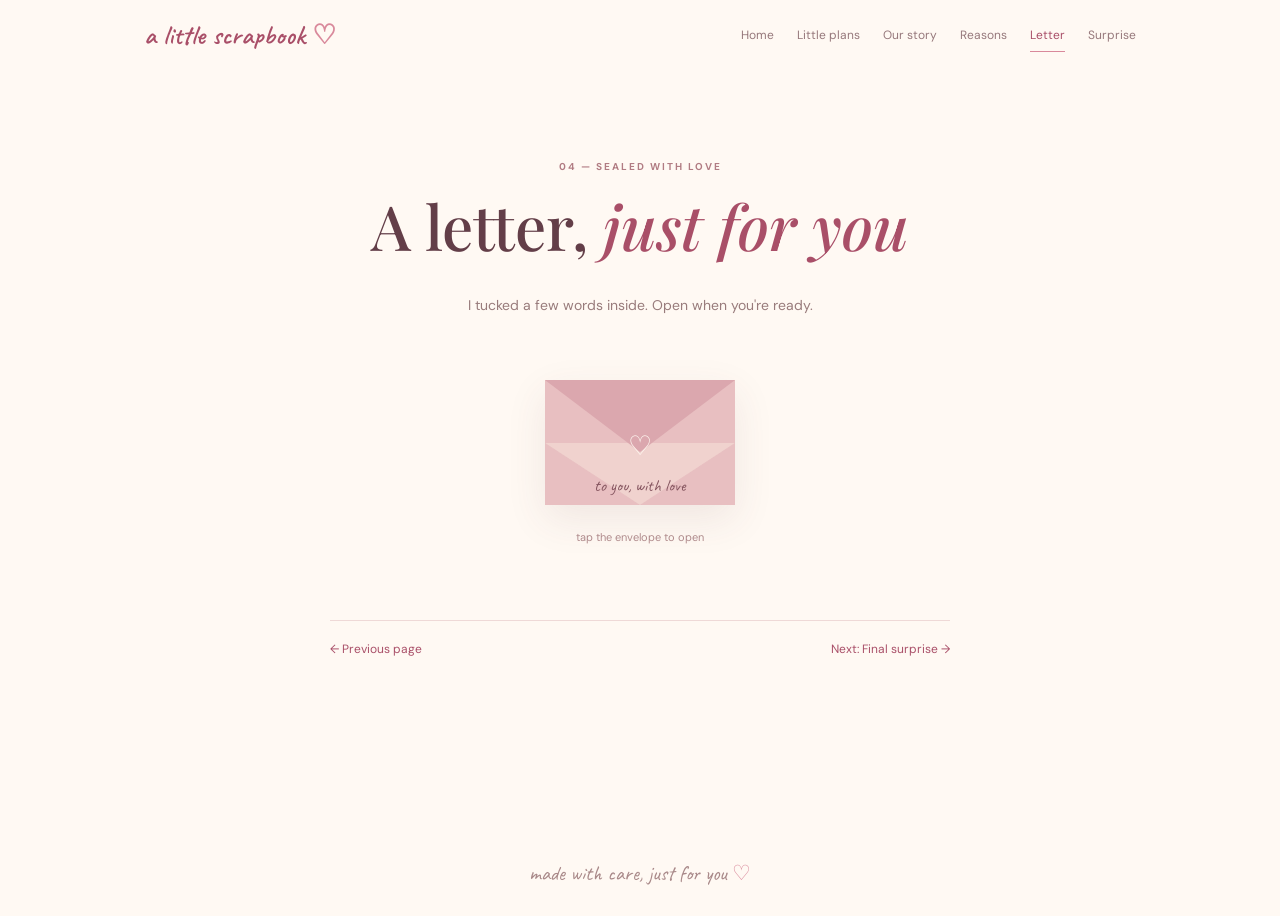
<file: letter.html>
<!doctype html>
<html lang="en">
  <head>
    <meta charset="utf-8" />
    <meta name="viewport" content="width=device-width,initial-scale=1" />
    <title>A Letter For You ♡</title>
    <link
      href="https://fonts.googleapis.com/css2?family=Caveat:wght@400;500;600;700&family=DM+Sans:wght@400;500;600;700&family=Playfair+Display:ital,wght@0,500;0,600;1,500&display=swap"
      rel="stylesheet"
    />
    <link rel="stylesheet" href="style.css" />
  </head>
  <body>
    <header class="topbar">
      <a class="brand" href="index.html">a little scrapbook <span>♡</span></a
      ><button class="menu-toggle" aria-label="Open menu" aria-expanded="false">
        ☰
      </button>
      <nav class="nav">
        <a href="index.html">Home</a><a href="plans.html">Little plans</a
        ><a href="story.html">Our story</a><a href="reasons.html">Reasons</a
        ><a class="active" href="letter.html">Letter</a
        ><a href="surprise.html">Surprise</a>
      </nav>
    </header>
    <main class="inner-page centered">
      <span class="section-kicker">04 — sealed with love</span>
      <h1 class="page-title">A letter, <em>just for you</em></h1>
      <p class="lead">I tucked a few words inside. Open when you're ready.</p>
      <button class="envelope" id="openLetter" aria-label="Open your letter">
        <span class="envelope-flap"></span><span class="envelope-heart">♡</span
        ><span class="envelope-label">to you, with love</span>
      </button>
      <p class="small-note">tap the envelope to open</p>
      <div class="letter-paper letter-inline" id="letterPaper" hidden>
        <p class="handwritten">To my favourite person,</p>
        <h2>A little note for you</h2>
        <p>
          Happy Birthday! I know we haven't known each other for very long, but
          I'm genuinely grateful that we found our way into each other's lives.
        </p>
        <p>
          Thank you for the conversations, the laughs, and the little moments
          that have become special to me. I hope today reminds you how
          appreciated you are.
        </p>
        <p>
          Keep being your lovely, wonderful self. I hope the year ahead is kind
          to you and brings you countless reasons to smile.
        </p>
        <p class="handwritten signoff">
          With lots of affection, ♡<br /><span id="letterSender"
            >Your Lover</span
          >
        </p>
      </div>
      <div class="page-nav">
        <a href="reasons.html">← Previous page</a
        ><a href="surprise.html">Next: Final surprise →</a>
      </div>
    </main>
    <footer>made with care, just for you <span>♡</span></footer>
    <script src="script.js"></script>
  </body>
</html>
</file>
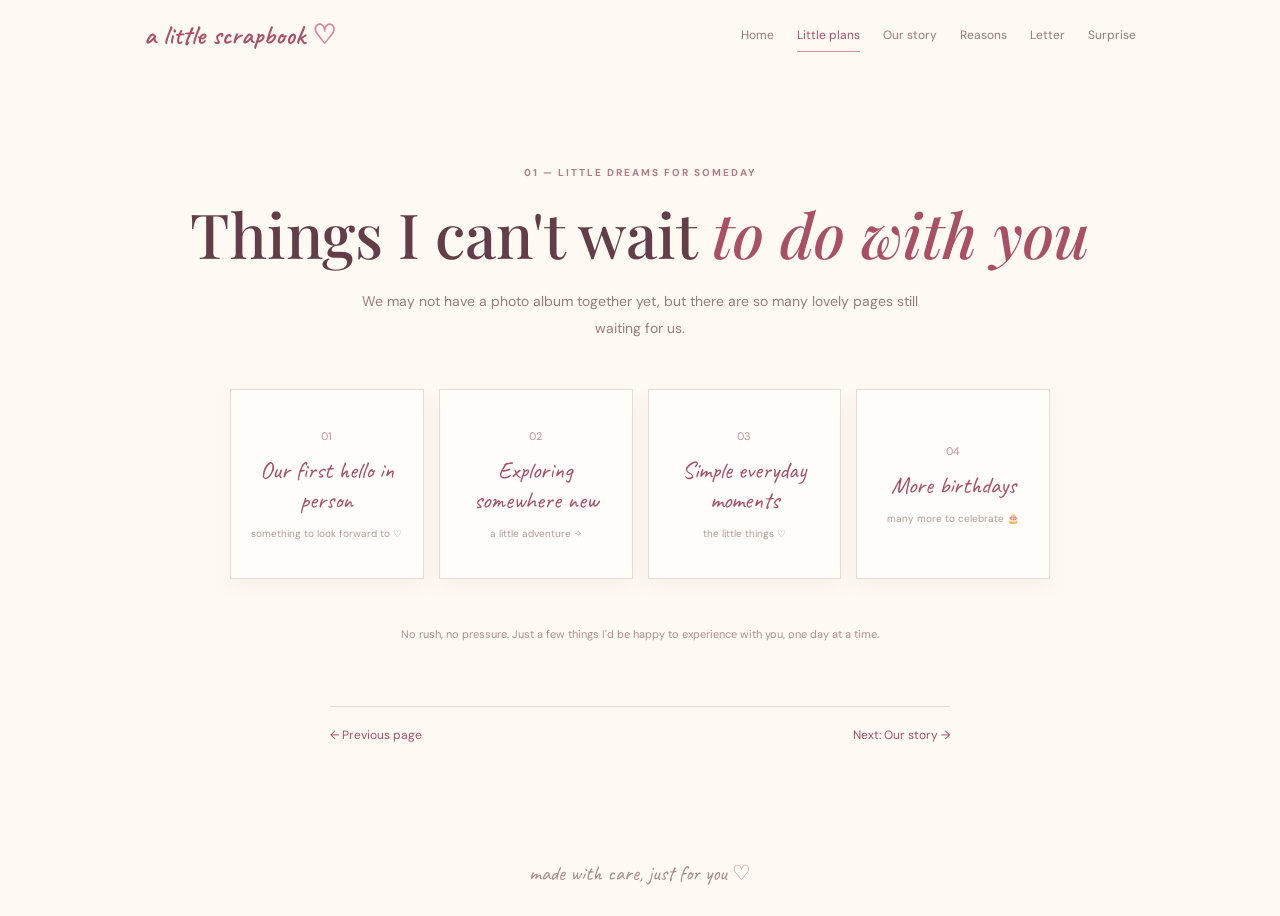
<file: plans.html>
<!doctype html>
<html lang="en">
<head>
<meta charset="utf-8"><meta name="viewport" content="width=device-width,initial-scale=1"><meta name="theme-color" content="#fff8f3">
<title>Little Plans for Us ♡</title>
<link href="https://fonts.googleapis.com/css2?family=Caveat:wght@400;500;600;700&family=DM+Sans:wght@400;500;600;700&family=Playfair+Display:ital,wght@0,500;0,600;1,500&display=swap" rel="stylesheet"><link rel="stylesheet" href="style.css">
</head>
<body>
<header class="topbar"><a class="brand" href="index.html">a little scrapbook <span>♡</span></a><button class="menu-toggle" aria-label="Open menu" aria-expanded="false">☰</button><nav class="nav"><a href="index.html">Home</a><a class="active" href="plans.html">Little plans</a><a href="story.html">Our story</a><a href="reasons.html">Reasons</a><a href="letter.html">Letter</a><a href="surprise.html">Surprise</a></nav></header>
<main class="inner-page"><span class="section-kicker">01 — little dreams for someday</span><h1 class="page-title">Things I can't wait <em>to do with you</em></h1><p class="lead">We may not have a photo album together yet, but there are so many lovely pages still waiting for us.</p>
<div class="reason-grid">
<article class="reason-card"><span class="reason-front"><small>01</small><b>Our first hello in person</b><i>something to look forward to ♡</i></span><span class="reason-back">One day, distance won't be between us. I look forward to finally seeing you and making that day ours.</span></article>
<article class="reason-card"><span class="reason-front"><small>02</small><b>Exploring somewhere new</b><i>a little adventure ✧</i></span><span class="reason-back">Discovering new places, trying something different, and collecting stories we can tell again and again.</span></article>
<article class="reason-card"><span class="reason-front"><small>03</small><b>Simple everyday moments</b><i>the little things ♡</i></span><span class="reason-back">Even the ordinary things—talking, laughing, sharing a meal, or just being around each other—sound special with you.</span></article>
<article class="reason-card"><span class="reason-front"><small>04</small><b>More birthdays</b><i>many more to celebrate 🎂</i></span><span class="reason-back">I hope I get to celebrate many more of your birthdays, in whatever ways distance allows until we can celebrate side by side.</span></article>
</div>
<p class="small-note">No rush, no pressure. Just a few things I'd be happy to experience with you, one day at a time.</p>
<div class="page-nav"><a href="index.html">← Previous page</a><a href="story.html">Next: Our story →</a></div></main>
<footer>made with care, just for you <span>♡</span></footer><script src="script.js"></script></body></html>
</file>
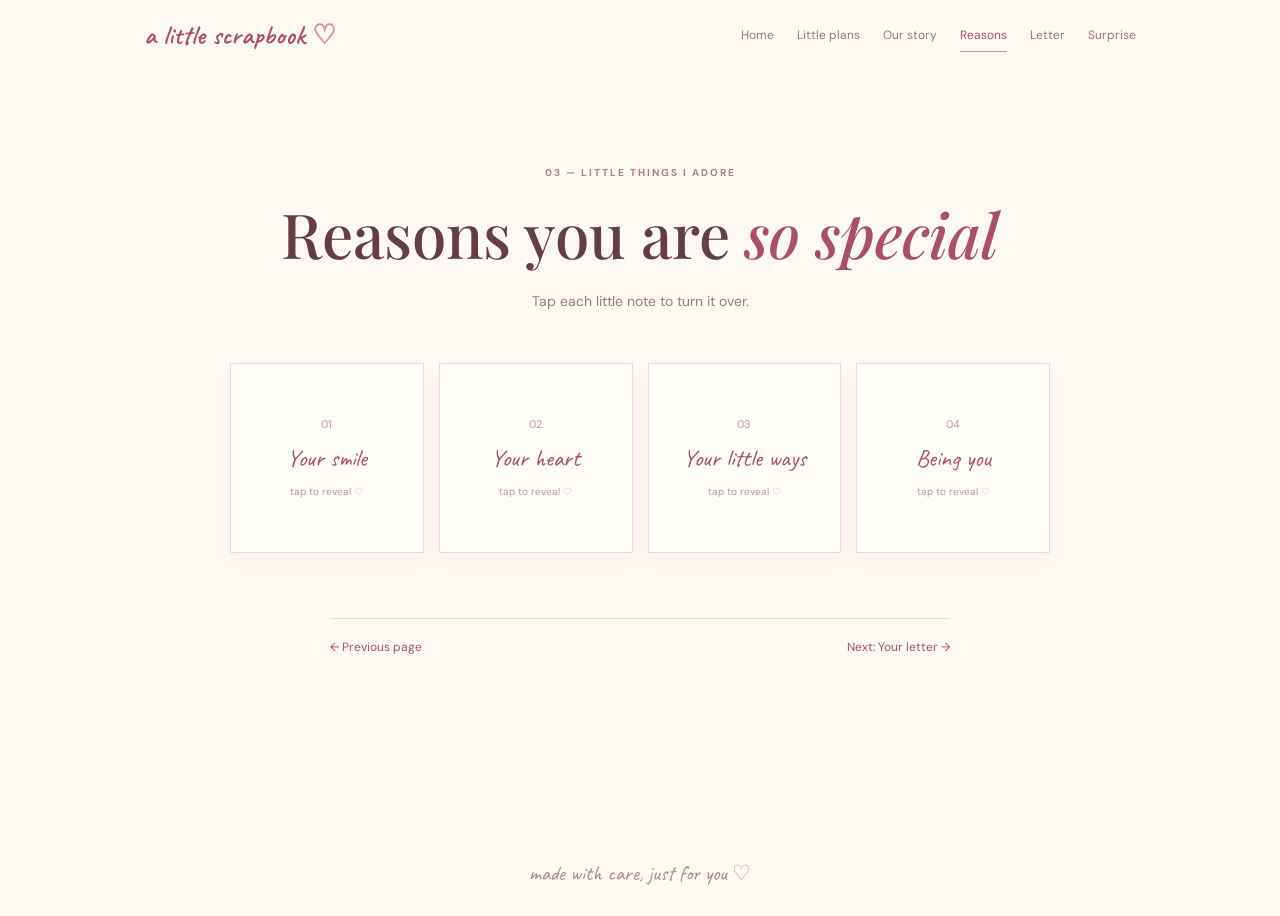
<file: reasons.html>
<!doctype html><html lang="en"><head><meta charset="utf-8"><meta name="viewport" content="width=device-width,initial-scale=1"><title>Reasons I Adore You ♡</title><link href="https://fonts.googleapis.com/css2?family=Caveat:wght@400;500;600;700&family=DM+Sans:wght@400;500;600;700&family=Playfair+Display:ital,wght@0,500;0,600;1,500&display=swap" rel="stylesheet"><link rel="stylesheet" href="style.css"></head><body><header class="topbar"><a class="brand" href="index.html">a little scrapbook <span>♡</span></a><button class="menu-toggle" aria-label="Open menu" aria-expanded="false">☰</button><nav class="nav"><a href="index.html">Home</a><a href="plans.html">Little plans</a><a href="story.html">Our story</a><a class="active" href="reasons.html">Reasons</a><a href="letter.html">Letter</a><a href="surprise.html">Surprise</a></nav></header><main class="inner-page"><span class="section-kicker">03 — little things I adore</span><h1 class="page-title">Reasons you are <em>so special</em></h1><p class="lead">Tap each little note to turn it over.</p><div class="reason-grid"><button class="reason-card"><span class="reason-front"><small>01</small><b>Your smile</b><i>tap to reveal ♡</i></span><span class="reason-back">It has a way of making even an ordinary day feel lighter.</span></button><button class="reason-card"><span class="reason-front"><small>02</small><b>Your heart</b><i>tap to reveal ♡</i></span><span class="reason-back">I appreciate the kindness and warmth you bring into the little things.</span></button><button class="reason-card"><span class="reason-front"><small>03</small><b>Your little ways</b><i>tap to reveal ♡</i></span><span class="reason-back">The tiny things that make you you are some of my favourite things.</span></button><button class="reason-card"><span class="reason-front"><small>04</small><b>Being you</b><i>tap to reveal ♡</i></span><span class="reason-back">You don't have to be anyone else to be wonderful. You are enough as you are.</span></button></div><div class="page-nav"><a href="story.html">← Previous page</a><a href="letter.html">Next: Your letter →</a></div></main><footer>made with care, just for you <span>♡</span></footer><script src="script.js"></script></body></html>
</file>
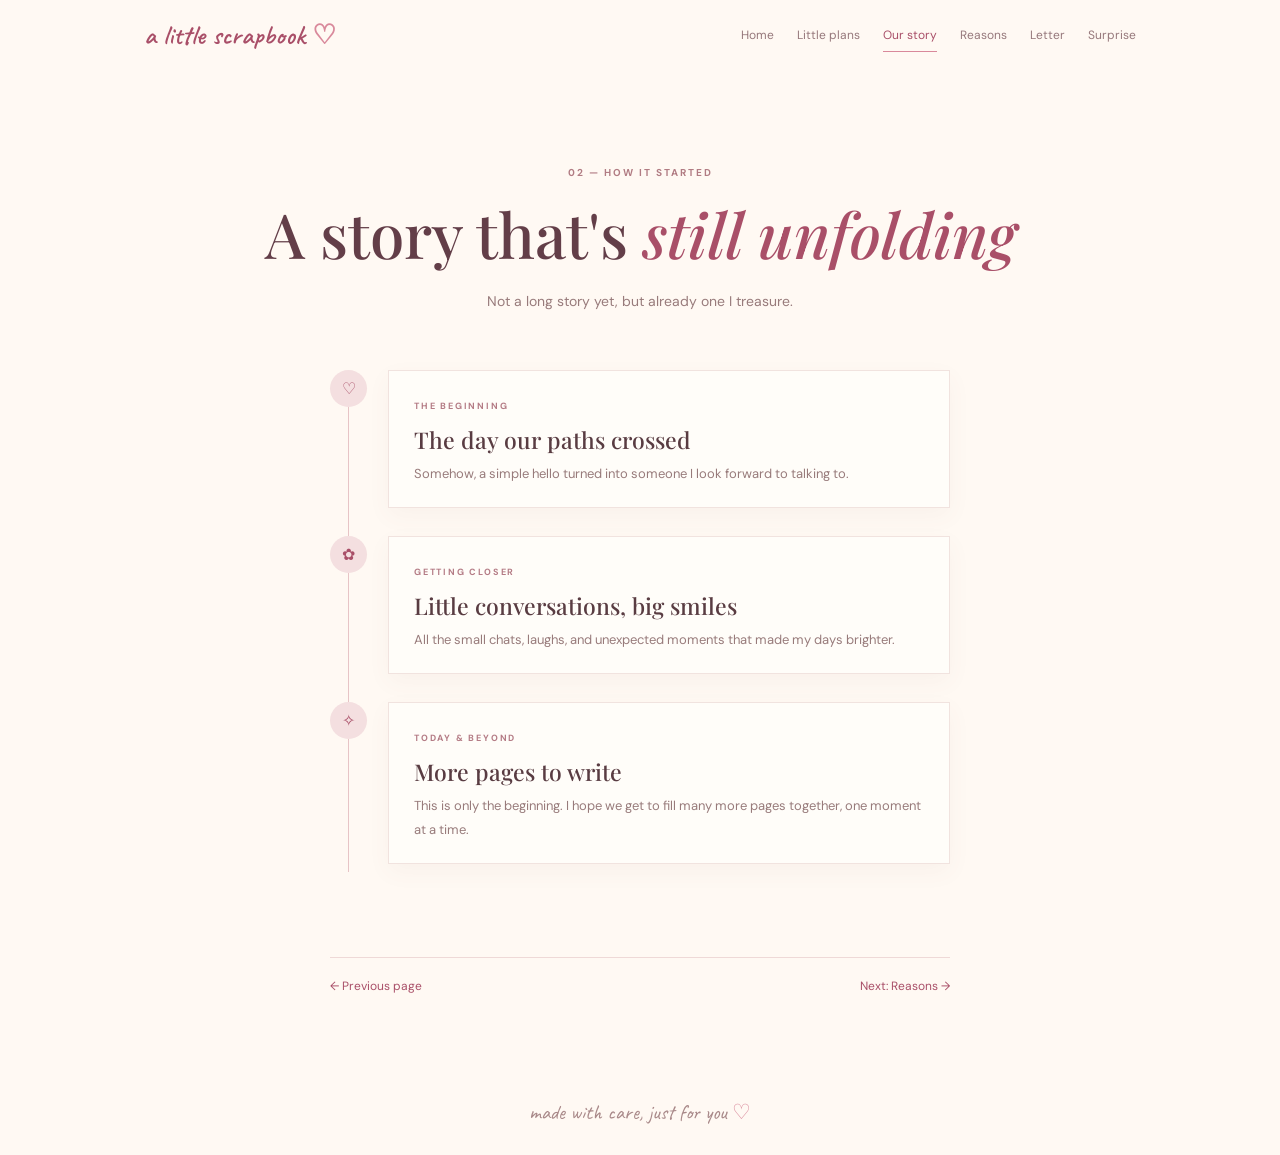
<file: story.html>
<!doctype html>
<html lang="en">
  <head>
    <meta charset="utf-8" />
    <meta name="viewport" content="width=device-width,initial-scale=1" />
    <title>Our Story ♡</title>
    <link
      href="https://fonts.googleapis.com/css2?family=Caveat:wght@400;500;600;700&family=DM+Sans:wght@400;500;600;700&family=Playfair+Display:ital,wght@0,500;0,600;1,500&display=swap"
      rel="stylesheet"
    />
    <link rel="stylesheet" href="style.css" />
  </head>
  <body>
    <header class="topbar">
      <a class="brand" href="index.html">a little scrapbook <span>♡</span></a
      ><button class="menu-toggle" aria-label="Open menu" aria-expanded="false">
        ☰
      </button>
      <nav class="nav">
        <a href="index.html">Home</a><a href="plans.html">Little plans</a
        ><a class="active" href="story.html">Our story</a
        ><a href="reasons.html">Reasons</a><a href="letter.html">Letter</a
        ><a href="surprise.html">Surprise</a>
      </nav>
    </header>
    <main class="inner-page">
      <span class="section-kicker">02 — how it started</span>
      <h1 class="page-title">A story that's <em>still unfolding</em></h1>
      <p class="lead">Not a long story yet, but already one I treasure.</p>
      <div class="timeline">
        <article class="timeline-item">
          <span class="timeline-dot">♡</span>
          <div class="timeline-card">
            <span class="timeline-date">THE BEGINNING</span>
            <h2>The day our paths crossed</h2>
            <p>
              Somehow, a simple hello turned into someone I look forward to
              talking to.
            </p>
          </div>
        </article>
        <article class="timeline-item">
          <span class="timeline-dot">✿</span>
          <div class="timeline-card">
            <span class="timeline-date">GETTING CLOSER</span>
            <h2>Little conversations, big smiles</h2>
            <p>
              All the small chats, laughs, and unexpected moments that made my
              days brighter.
            </p>
          </div>
        </article>
        <article class="timeline-item">
          <span class="timeline-dot">✧</span>
          <div class="timeline-card">
            <span class="timeline-date">TODAY & BEYOND</span>
            <h2>More pages to write</h2>
            <p>
              This is only the beginning. I hope we get to fill many more pages
              together, one moment at a time.
            </p>
          </div>
        </article>
      </div>
      <div class="page-nav">
        <a href="plans.html">← Previous page</a
        ><a href="reasons.html">Next: Reasons →</a>
      </div>
    </main>
    <footer>made with care, just for you <span>♡</span></footer>
    <script src="script.js"></script>
  </body>
</html>
</file>
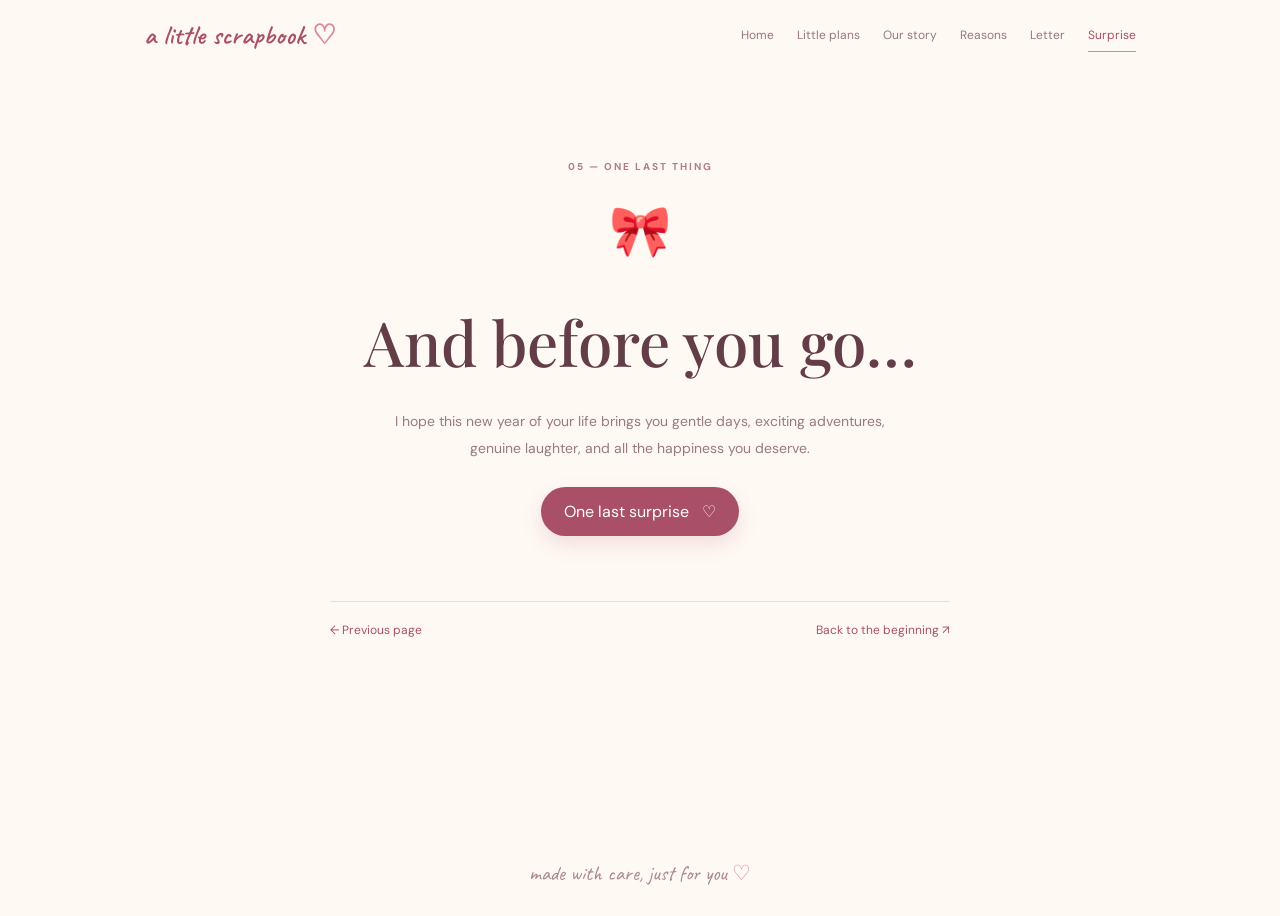
<file: surprise.html>
<!doctype html>
<html lang="en">
  <head>
    <meta charset="utf-8" />
    <meta name="viewport" content="width=device-width,initial-scale=1" />
    <title>One Last Surprise ♡</title>
    <link
      href="https://fonts.googleapis.com/css2?family=Caveat:wght@400;500;600;700&family=DM+Sans:wght@400;500;600;700&family=Playfair+Display:ital,wght@0,500;0,600;1,500&display=swap"
      rel="stylesheet"
    />
    <link rel="stylesheet" href="style.css" />
  </head>
  <body>
    <header class="topbar">
      <a class="brand" href="index.html">a little scrapbook <span>♡</span></a
      ><button class="menu-toggle" aria-label="Open menu" aria-expanded="false">
        ☰
      </button>
      <nav class="nav">
        <a href="index.html">Home</a><a href="plans.html">Little plans</a
        ><a href="story.html">Our story</a><a href="reasons.html">Reasons</a
        ><a href="letter.html">Letter</a
        ><a class="active" href="surprise.html">Surprise</a>
      </nav>
    </header>
    <main class="inner-page centered final-page">
      <span class="section-kicker">05 — one last thing</span>
      <div class="gift-icon">🎀</div>
      <h1 class="page-title">And before you go…</h1>
      <p class="lead">
        I hope this new year of your life brings you gentle days, exciting
        adventures, genuine laughter, and all the happiness you deserve.
      </p>
      <button class="primary-button" id="revealSurprise">
        One last surprise <span>♡</span>
      </button>
      <div class="surprise-message" id="surpriseMessage" hidden>
        <span class="big-heart">♥</span>
        <h2>Here's to you, today and always.</h2>
        <p>
          Thank you for being part of my story. Happy Birthday,
          <strong id="finalName">beautiful</strong>. ♡
        </p>
        <p class="handwritten signoff">
          — yours, <span id="senderName">Your Pogi Boyfriend</span>
        </p>
      </div>
      <div class="page-nav">
        <a href="letter.html">← Previous page</a
        ><a href="index.html">Back to the beginning ↗</a>
      </div>
    </main>
    <div class="confetti-layer" id="confettiLayer"></div>
    <footer>made with care, just for you <span>♡</span></footer>
    <script src="script.js"></script>
  </body>
</html>
</file>
<file: style.css>
*{box-sizing:border-box}html{scroll-behavior:smooth}body{margin:0;background:#fff9f3;color:#593c42;font-family:'DM Sans',sans-serif;min-width:320px}button,a{font:inherit}a{color:inherit}.topbar{max-width:1120px;margin:auto;padding:18px 5%;display:flex;align-items:center;justify-content:space-between;gap:20px}.brand{color:#a94f68;text-decoration:none;font:600 27px 'Caveat',cursive;white-space:nowrap}.brand span,footer span{color:#d9899b}.nav{display:flex;align-items:center;gap:clamp(9px,2vw,23px)}.nav a{text-decoration:none;color:#96787b;font-size:12px;padding:8px 0;border-bottom:1px solid transparent}.nav a:hover,.nav a.active{color:#a94f68;border-color:#d9899b}.menu-toggle{display:none;border:1px solid #efd9d7;background:#fffdf9;color:#a94f68;border-radius:10px;padding:8px 12px;font-size:19px}.hero{min-height:calc(100svh - 75px);display:flex;flex-direction:column;align-items:center;justify-content:center;text-align:center;padding:55px 20px 70px;position:relative}.eyebrow,.section-kicker{color:#b17c83;text-transform:uppercase;letter-spacing:.2em;font-size:10px;font-weight:700}.hero h1,.page-title{font:500 clamp(47px,8vw,82px)/1.08 'Playfair Display',serif;color:#633e48;margin:20px 0}.hero h1 em,.page-title em,h2 em{color:#a94f68}.pink{color:#d9899b}.lead{color:#987b7b;line-height:1.9;font-size:14px;max-width:590px;margin:12px auto 26px}.hero-polaroid{width:190px;background:white;padding:10px 10px 14px;margin:10px auto 25px;box-shadow:0 14px 38px #69414319;position:relative}.photo-placeholder{aspect-ratio:1;background:linear-gradient(145deg,#f6dfe0,#f7eee5 55%,#e9d6d3);display:grid;place-items:center;overflow:hidden;color:#a56d79}.photo-placeholder img{width:100%;height:100%;object-fit:cover}.photo-placeholder span{font:20px 'Caveat',cursive;padding:10px}.handwritten{font:25px 'Caveat',cursive;color:#a94f68}.hero-polaroid .handwritten{margin:9px 0 0}.tape{position:absolute;top:-9px;left:calc(50% - 33px);width:66px;height:19px;background:#e9b9b7bb;transform:rotate(-5deg)}.tilt-left{transform:rotate(-4deg)}.tilt-right{transform:rotate(4deg)}.primary-button{display:inline-block;border:0;text-decoration:none;color:white;background:#a94f68;border-radius:40px;padding:14px 23px;box-shadow:0 8px 20px #b76d7c33;cursor:pointer;transition:.2s}.primary-button:hover{background:#8e3e57;transform:translateY(-2px)}.primary-button span{margin-left:9px}.scroll-note,.small-note{color:#b18c8d;font-size:11px;margin-top:25px}.welcome-note{max-width:760px;margin:0 auto 80px;text-align:center;padding:45px 28px}.paper-card{background:#fffdf9;border:1px solid #f1e3df;box-shadow:0 10px 28px #79555a0c}.welcome-note h2{font:500 clamp(30px,5vw,45px)/1.2 'Playfair Display',serif}.welcome-note p{max-width:560px;margin:20px auto;color:#987b7b;line-height:1.9;font-size:14px}.text-link{display:inline-block;margin-top:10px;color:#a94f68;text-decoration:none;font-size:13px}.inner-page{max-width:980px;min-height:calc(100svh - 140px);margin:auto;padding:90px 24px 75px;text-align:center}.page-title{font-size:clamp(38px,6vw,62px)}.polaroid-grid{display:flex;justify-content:center;align-items:center;gap:30px;flex-wrap:wrap;margin:55px auto 25px}.polaroid{border:0;padding:11px 11px 17px;background:white;width:clamp(170px,25vw,220px);box-shadow:0 14px 38px #69414319;cursor:zoom-in;transition:transform .25s}.polaroid:hover{transform:rotate(0) translateY(-7px) scale(1.025)}.polaroid-caption{display:block;font:20px 'Caveat',cursive;color:#a94f68;padding-top:10px}.timeline{max-width:620px;margin:55px auto;text-align:left;position:relative}.timeline:before{content:'';position:absolute;top:8px;bottom:20px;left:18px;width:1px;background:#e7c4c6}.timeline-item{position:relative;padding:0 0 28px 58px}.timeline-dot{position:absolute;left:0;top:0;width:37px;height:37px;border-radius:50%;background:#f4dfe0;color:#a94f68;display:grid;place-items:center;z-index:1}.timeline-card{text-align:left;background:#fffdf9;padding:22px 25px;border:1px solid #f1e3df;box-shadow:0 8px 22px #79555a0c}.timeline-date{color:#b47b85;font-size:9px;letter-spacing:.2em;font-weight:700}.timeline-card h2{font:500 23px 'Playfair Display',serif;margin:10px 0 7px}.timeline-card p{color:#987b7b;line-height:1.8;font-size:13px;margin:0}.reason-grid{max-width:820px;margin:48px auto;display:grid;grid-template-columns:repeat(4,minmax(0,1fr));gap:15px}.reason-card{min-height:190px;border:0;background:transparent;cursor:pointer;perspective:800px;position:relative;padding:0}.reason-front,.reason-back{position:absolute;inset:0;padding:18px 12px;display:flex;flex-direction:column;justify-content:center;align-items:center;border:1px solid #efd9d7;box-shadow:0 8px 20px #79555a0c;transition:transform .55s;backface-visibility:hidden}.reason-front{background:#fffdf9}.reason-front small{color:#c88d98;font-size:11px}.reason-front b{font:24px 'Caveat',cursive;color:#a94f68;margin:12px 0}.reason-front i{color:#b69a98;font-size:10px;font-style:normal}.reason-back{background:#f1dfe0;color:#704b53;font:20px 'Caveat',cursive;transform:rotateY(180deg)}.reason-card.flipped .reason-front{transform:rotateY(180deg)}.reason-card.flipped .reason-back{transform:rotateY(360deg)}.centered{display:flex;flex-direction:column;align-items:center}.envelope{width:190px;height:125px;border:0;background:#e8bfc1;margin:35px auto 0;position:relative;cursor:pointer;box-shadow:0 14px 38px #69414319;overflow:hidden}.envelope:before,.envelope:after{content:'';position:absolute;bottom:0;width:0;height:0;border-style:solid}.envelope:before{left:0;border-width:62px 95px 0;border-color:#f0d2ce transparent transparent;z-index:2}.envelope:after{right:0;border-width:62px 95px 0;border-color:#e5b9bd transparent transparent;z-index:1}.envelope-flap{position:absolute;top:0;left:0;width:0;height:0;border-left:95px solid transparent;border-right:95px solid transparent;border-top:72px solid #dba7ae;transform-origin:top;transition:transform .5s;z-index:3}.envelope.open .envelope-flap{transform:rotateX(180deg)}.envelope-heart{position:absolute;z-index:4;top:48px;left:0;right:0;color:#fff8f1;font-size:27px}.envelope-label{position:absolute;z-index:4;bottom:9px;left:0;right:0;color:#865660;font:17px 'Caveat',cursive}.letter-paper{width:min(100%,570px);margin:38px auto 0;padding:38px clamp(22px,6vw,48px);text-align:left;background:#fffdf7;background-image:radial-gradient(#eadfd5 .6px,transparent .6px);background-size:12px 12px;box-shadow:0 14px 38px #69414319;animation:appear .5s ease}.letter-paper h2{text-align:center;font:500 30px 'Playfair Display',serif}.letter-paper p:not(.handwritten){color:#795e60;font-size:14px;line-height:2}.letter-paper>.handwritten:first-child{text-align:center}.signoff{text-align:right;margin-top:25px}.gift-icon{font-size:50px;margin:25px}.final-page .lead{max-width:540px}.surprise-message{max-width:550px;margin:35px auto 0;padding:32px 24px;background:#fffdf9;border:1px dashed #d8a8ad;box-shadow:0 14px 38px #69414319;animation:appear .7s ease}.surprise-message h2{font:500 28px 'Playfair Display',serif}.surprise-message p{color:#987b7b;line-height:1.8}.big-heart{color:#d77e91;font-size:42px}.page-nav{display:flex;justify-content:space-between;gap:16px;max-width:620px;margin:65px auto 0;padding-top:20px;border-top:1px solid #efd9d7}.page-nav a{color:#a94f68;text-decoration:none;font-size:12px}.page-nav a:hover{text-decoration:underline}footer{text-align:center;padding:30px 15px;color:#a98989;font:21px 'Caveat',cursive}.music-control{position:fixed;right:15px;bottom:15px;z-index:20}.music-button{border:1px solid #edcfd0;background:#fffaf6ee;color:#a94f68;border-radius:30px;padding:10px 14px;box-shadow:0 8px 20px #79555a18;cursor:pointer;font-size:12px}.music-button span{margin-left:5px}.lightbox{display:none;position:fixed;inset:0;z-index:50;background:#2c1c20ed;align-items:center;justify-content:center;flex-direction:column;padding:20px}.lightbox.show{display:flex}.lightbox img{max-width:90vw;max-height:75vh;object-fit:contain}.lightbox p{color:white;font:24px 'Caveat',cursive}.lightbox button{position:absolute;top:15px;right:22px;border:0;background:none;color:white;font-size:38px}.confetti-layer{position:fixed;inset:0;pointer-events:none;z-index:60;overflow:hidden}.confetti-piece{position:absolute;top:-20px;animation:fall linear forwards}@keyframes fall{to{transform:translate3d(var(--drift),110vh,0) rotate(720deg);opacity:.1}}@keyframes appear{from{opacity:0;transform:translateY(15px)}to{opacity:1;transform:translateY(0)}}@media(max-width:760px){.topbar{padding:15px 5%;position:relative}.menu-toggle{display:block}.nav{display:none;position:absolute;top:100%;left:4%;right:4%;z-index:30;background:#fffdf9;padding:12px;border:1px solid #efd9d7;box-shadow:0 12px 25px #69414318;border-radius:14px;flex-direction:column;align-items:stretch;gap:0}.nav.open{display:flex}.nav a{padding:12px 10px;border-bottom:1px solid #f4e9e5}.nav a:last-child{border:0}.hero{min-height:calc(100svh - 65px);padding-top:45px}.inner-page{padding:65px 18px 55px;min-height:calc(100svh - 120px)}.polaroid-grid{gap:22px}.polaroid{width:min(42%,190px);padding:8px 8px 13px}.polaroid-caption{font-size:17px}.reason-grid{grid-template-columns:repeat(2,minmax(0,1fr));gap:12px}.reason-card{min-height:165px}.timeline-item{padding-left:50px}.timeline-card{padding:18px}.page-nav{margin-top:45px}.music-control{right:9px;bottom:9px}.music-button{padding:9px 12px}}@media(max-width:390px){.brand{font-size:24px}.polaroid{width:78%;max-width:235px}.hero h1{font-size:48px}.reason-card{min-height:155px}.reason-front b{font-size:21px}.lead{font-size:13px}}@media(prefers-reduced-motion:reduce){*,*:before,*:after{scroll-behavior:auto!important;animation-duration:.01ms!important;transition-duration:.01ms!important}}

/* Decorative birthday artwork replaces the photo gallery: no shared photos needed. */
.birthday-art { display:flex; flex-direction:column; align-items:center; justify-content:center; gap:8px; background:linear-gradient(145deg,#f8e4df,#fff1dc); color:#b77b89; }
.birthday-art span { font-size: clamp(3rem, 10vw, 5rem); line-height:1; }
.birthday-art small { font-family:'Caveat',cursive; font-size:1.5rem; line-height:1.05; text-align:center; }

/* Responsive layout hardening: prevent text, cards and navigation from colliding. */
html, body { width:100%; max-width:100%; overflow-x:hidden; }
body { min-width:0; }
img, video, audio, iframe { max-width:100%; }
.topbar { width:100%; min-width:0; }
.brand { flex:0 1 auto; min-width:0; }
.nav { min-width:0; flex-wrap:wrap; }
.inner-page, .hero, .welcome-note { min-width:0; }
.page-title, .hero h1, .lead, .timeline-card, .letter-paper, .surprise-message { overflow-wrap:anywhere; }
.reason-grid { width:100%; }
.reason-card { min-width:0; width:100%; }
.reason-front, .reason-back { overflow-wrap:anywhere; }
.page-nav { width:100%; flex-wrap:wrap; align-items:center; }
.page-nav a { min-width:0; max-width:100%; }

@media (max-width: 900px) {
  .topbar { gap:12px; }
  .menu-toggle { display:block; flex:0 0 auto; }
  .nav {
    display:none;
    position:absolute;
    top:calc(100% - 2px);
    left:4%; right:4%;
    z-index:100;
    padding:10px;
    border:1px solid #efd9d7;
    border-radius:14px;
    background:#fffdf9;
    box-shadow:0 12px 25px #69414318;
    flex-direction:column;
    align-items:stretch;
    gap:0;
  }
  .nav.open { display:flex; }
  .nav a { display:block; padding:12px 10px; border-bottom:1px solid #f4e9e5; }
  .nav a:last-child { border-bottom:0; }
}

@media (max-width: 600px) {
  .topbar { padding:13px 18px; }
  .brand { font-size:24px; white-space:normal; line-height:1.05; }
  .hero { min-height:auto; padding:54px 18px 58px; }
  .hero h1 { font-size:clamp(39px, 11vw, 54px); line-height:1.12; }
  .eyebrow, .section-kicker { font-size:9px; letter-spacing:.14em; }
  .lead { font-size:13px; line-height:1.75; padding-inline:2px; }
  .hero-polaroid { width:min(190px, 62vw); }
  .welcome-note { margin:0 14px 62px; padding:32px 20px; }
  .welcome-note h2 { font-size:clamp(27px, 8vw, 36px); }
  .inner-page { padding:48px 16px 46px; min-height:0; }
  .page-title { font-size:clamp(34px, 9vw, 47px); line-height:1.12; margin:16px 0; }
  .reason-grid { grid-template-columns:repeat(2, minmax(0, 1fr)); gap:10px; margin:32px auto; }
  .reason-card { min-height:172px; }
  .reason-front, .reason-back { padding:14px 10px; }
  .reason-front b { font-size:clamp(18px, 5vw, 22px); line-height:1.15; }
  .reason-front i { font-size:9px; }
  .reason-back { font-size:clamp(16px, 4.5vw, 19px); line-height:1.3; }
  .timeline { margin:36px auto; }
  .timeline-item { padding-left:45px; padding-bottom:20px; }
  .timeline-dot { width:32px; height:32px; }
  .timeline:before { left:15px; }
  .timeline-card { padding:16px; }
  .timeline-card h2 { font-size:20px; line-height:1.2; }
  .timeline-card p { font-size:12px; }
  .letter-paper { padding:28px 20px; margin-top:28px; }
  .letter-paper h2 { font-size:25px; }
  .letter-paper p:not(.handwritten) { font-size:13px; line-height:1.8; }
  .gift-icon { margin:18px 0; }
  .surprise-message { width:100%; padding:25px 18px; }
  .surprise-message h2 { font-size:24px; }
  .page-nav { margin-top:38px; padding-top:16px; gap:12px; }
  .page-nav a { flex:1 1 42%; font-size:11px; line-height:1.5; }
  .music-control { right:10px; bottom:10px; }
  .music-button { padding:9px 12px; }
  footer { padding:25px 15px 82px; }
}

@media (max-width: 380px) {
  .topbar { padding-inline:14px; }
  .brand { font-size:22px; }
  .menu-toggle { padding:7px 10px; }
  .reason-grid { grid-template-columns:1fr; max-width:290px; }
  .reason-card { min-height:145px; }
  .page-title { font-size:34px; }
  .timeline-item { padding-left:40px; }
  .timeline-card { padding:14px; }
  .page-nav { flex-direction:column; align-items:stretch; }
  .page-nav a { flex:auto; text-align:center; }
}

@media (hover:none) {
  .primary-button:hover, .polaroid:hover { transform:none; }
}
</file>
